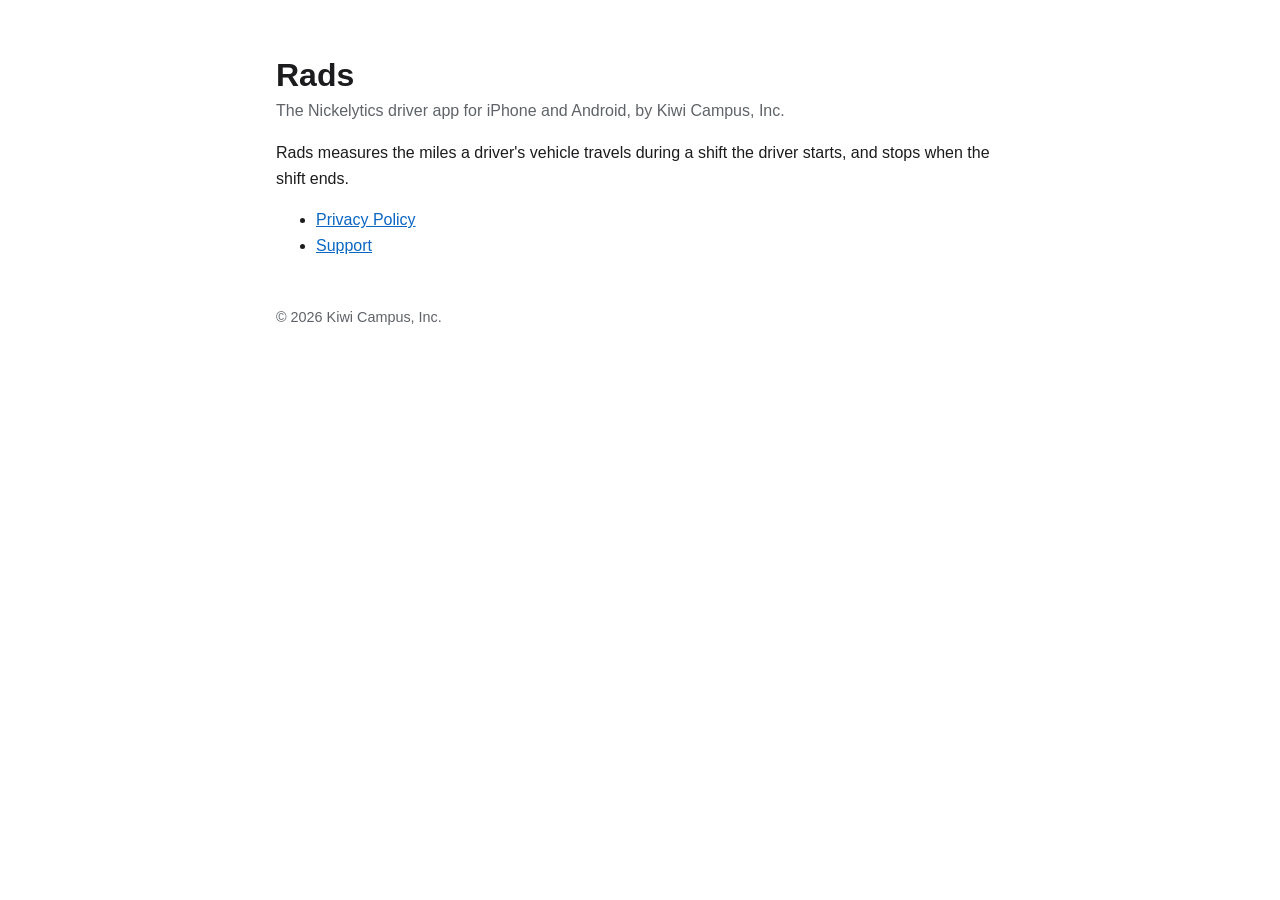
<file: index.html>
<!doctype html>
<html lang="en">
<head>
  <meta charset="utf-8">
  <meta name="viewport" content="width=device-width, initial-scale=1">
  <title>Rads</title>
  <link rel="stylesheet" href="style.css">
</head>
<body>
<main>
  <h1>Rads</h1>
  <p class="meta">The Nickelytics driver app for iPhone and Android, by Kiwi Campus, Inc.</p>
  <p>Rads measures the miles a driver's vehicle travels during a shift the driver starts, and stops when the shift ends.</p>
  <ul>
    <li><a href="privacy/">Privacy Policy</a></li>
    <li><a href="support/">Support</a></li>
  </ul>
  <footer>&copy; 2026 Kiwi Campus, Inc.</footer>
</main>
</body>
</html>
</file>
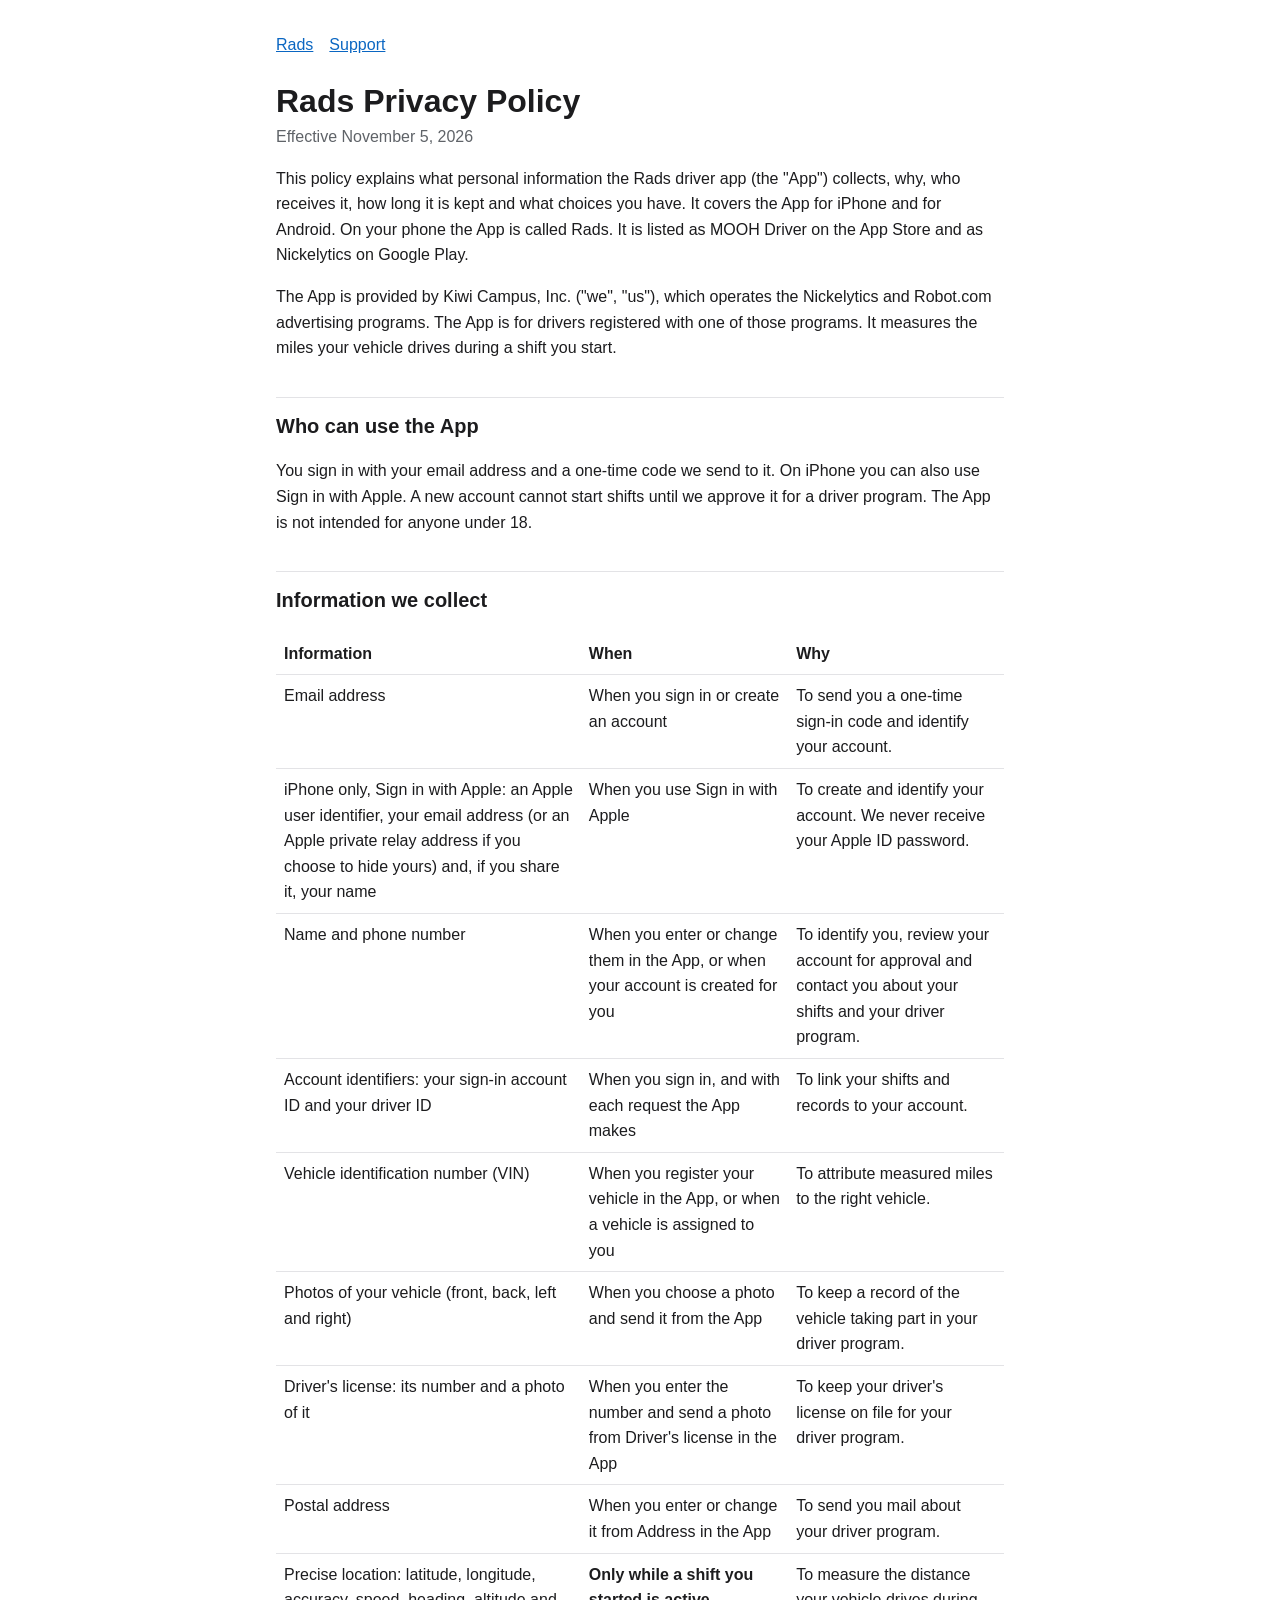
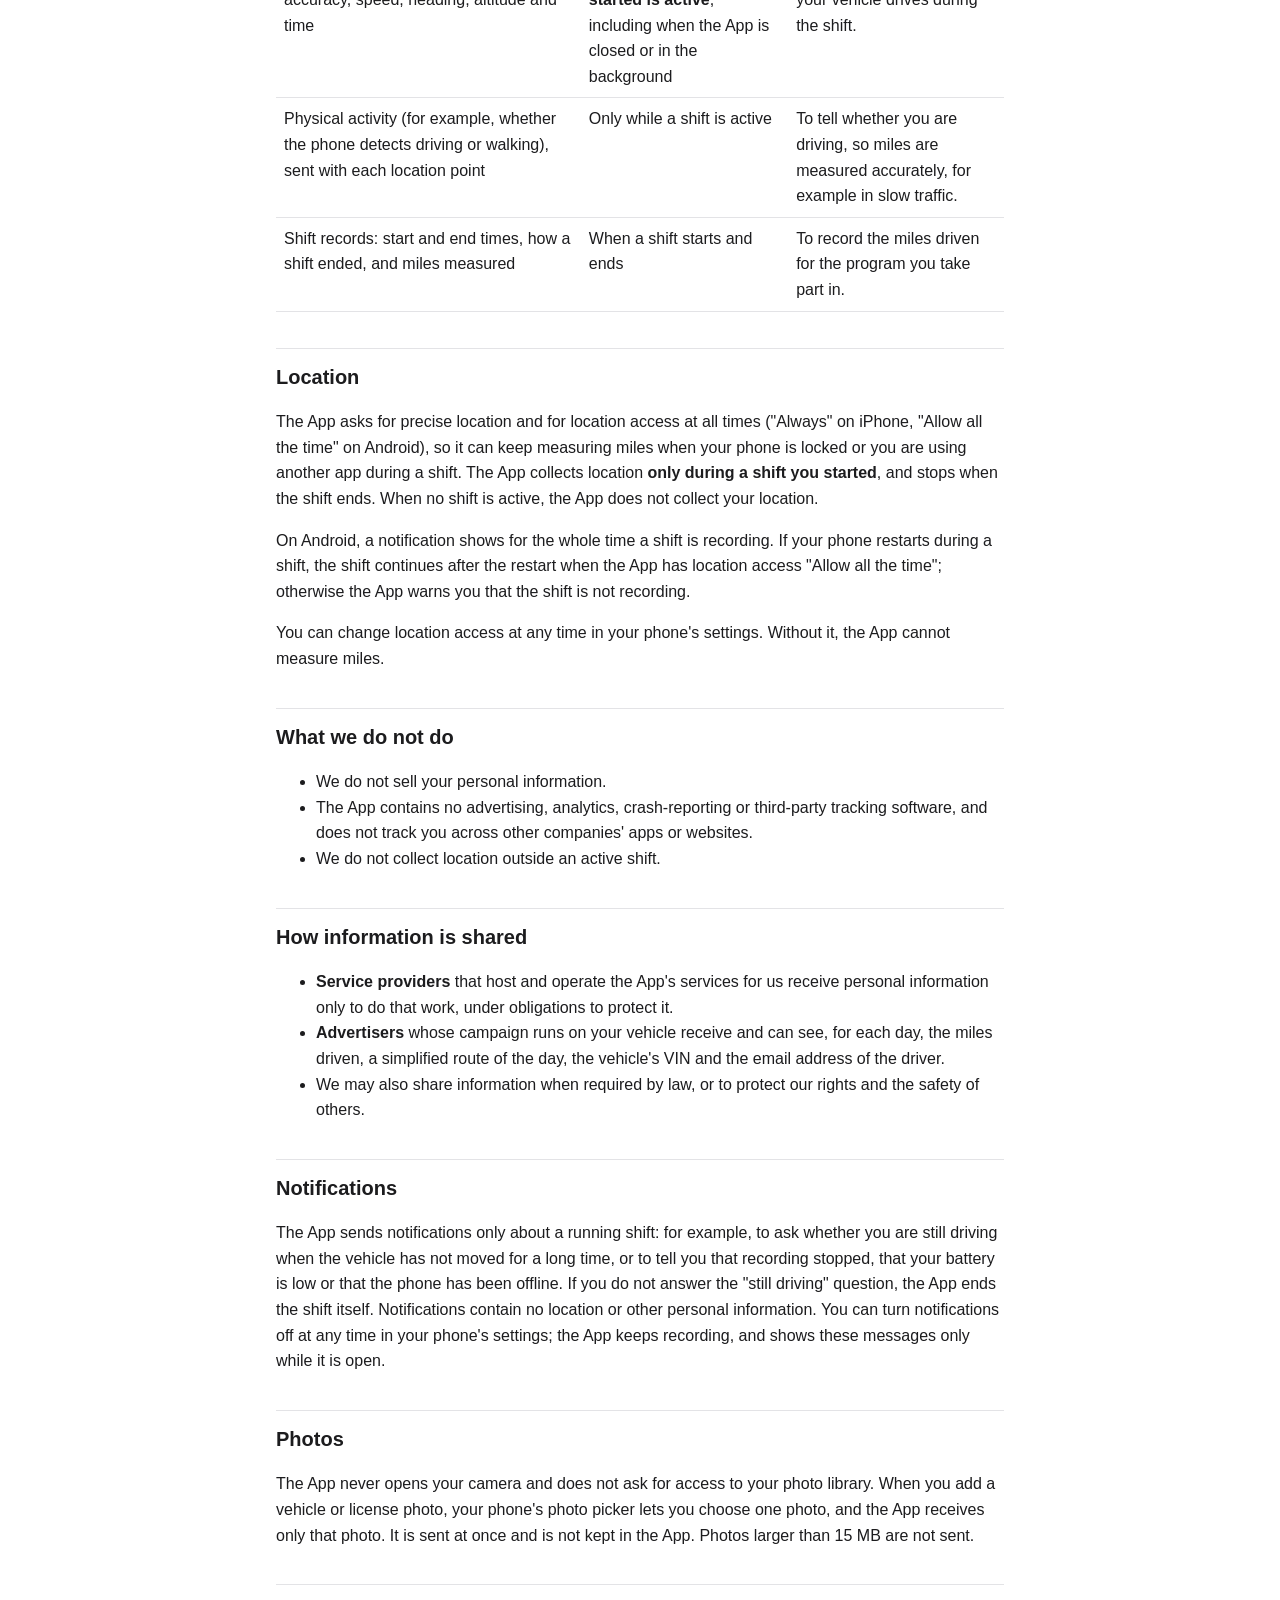
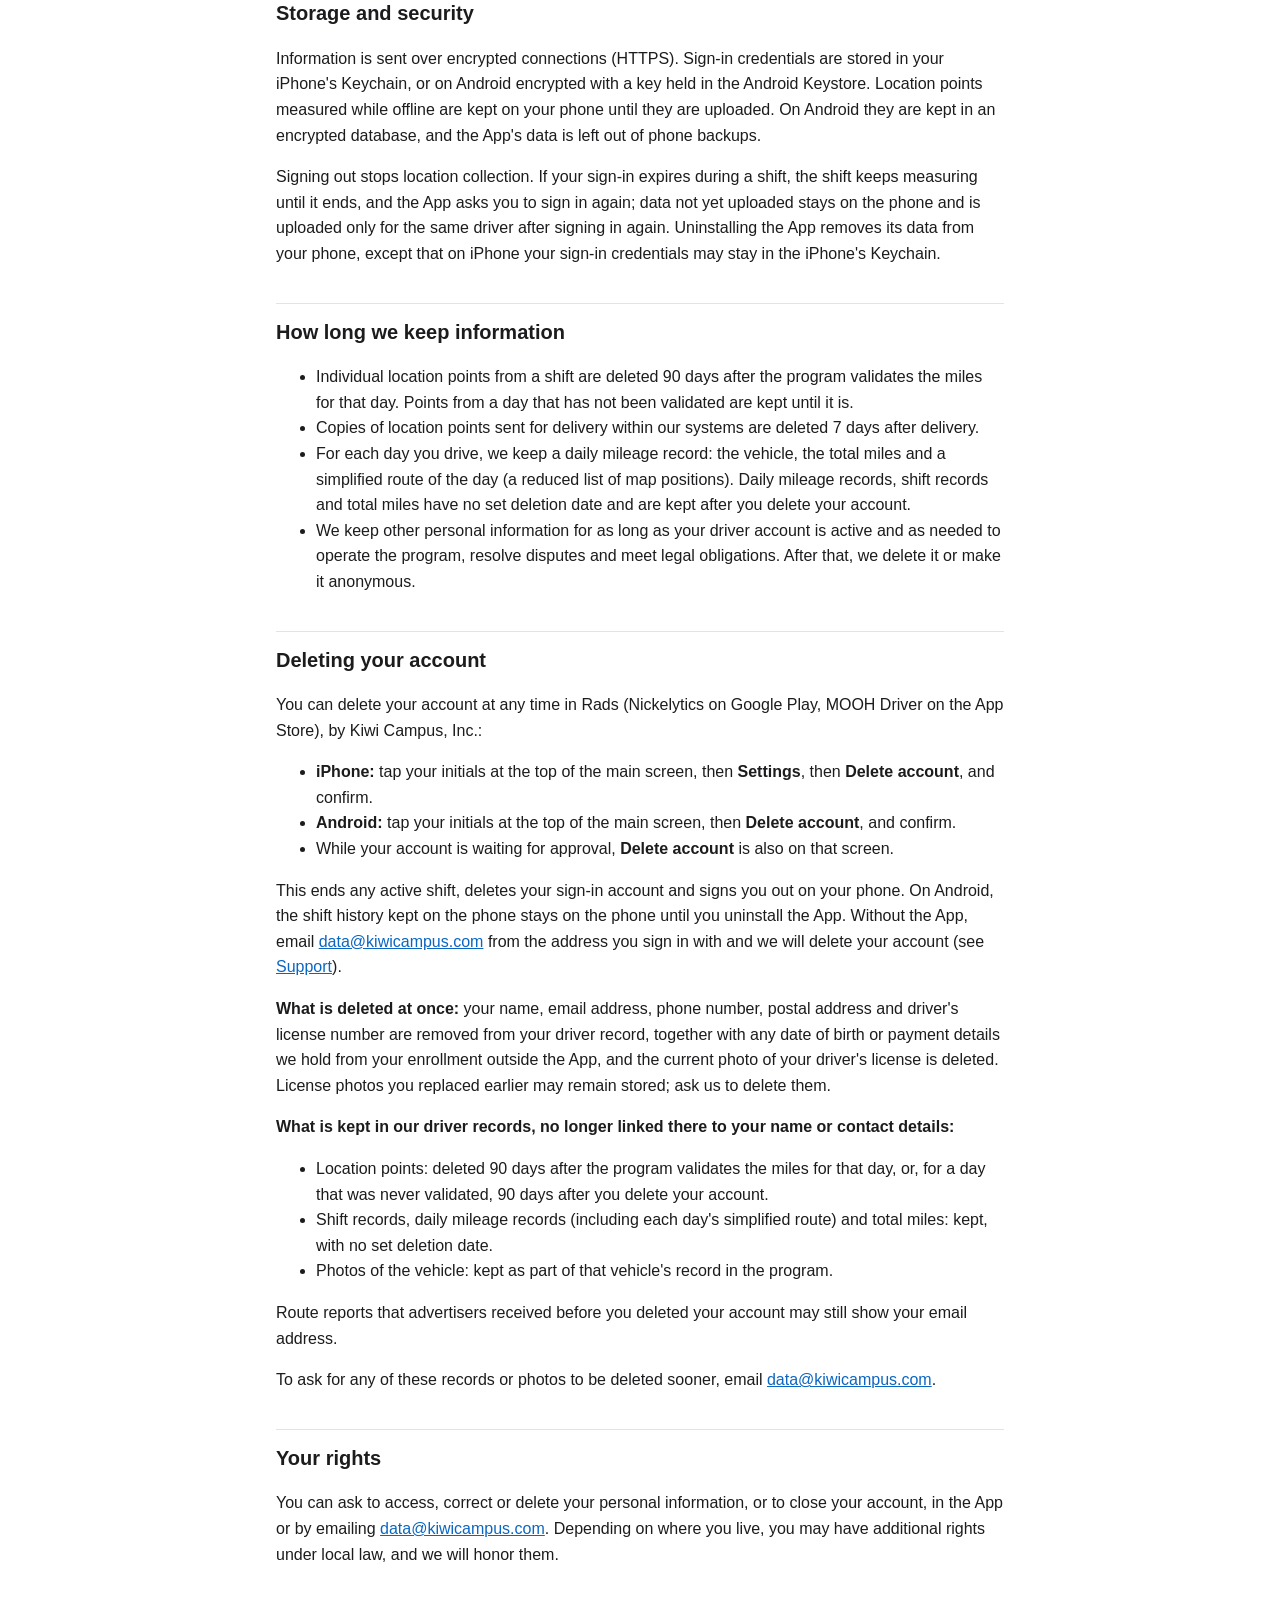
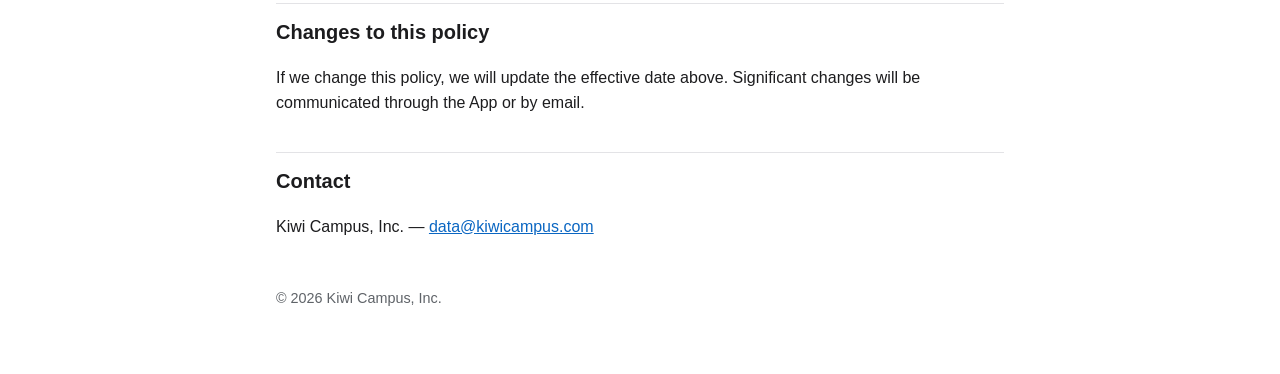
<file: privacy/index.html>
<!doctype html>
<html lang="en">
<head>
  <meta charset="utf-8">
  <meta name="viewport" content="width=device-width, initial-scale=1">
  <title>Rads Privacy Policy</title>
  <link rel="stylesheet" href="../style.css">
</head>
<body>
<main>
  <header><nav><a href="../">Rads</a><a href="../support/">Support</a></nav></header>

  <h1>Rads Privacy Policy</h1>
  <p class="meta">Effective November 5, 2026</p>

  <p>This policy explains what personal information the Rads driver app (the "App") collects, why, who receives it, how long it is kept and what choices you have. It covers the App for iPhone and for Android. On your phone the App is called Rads. It is listed as MOOH Driver on the App Store and as Nickelytics on Google Play.</p>
  <p>The App is provided by Kiwi Campus, Inc. ("we", "us"), which operates the Nickelytics and Robot.com advertising programs. The App is for drivers registered with one of those programs. It measures the miles your vehicle drives during a shift you start.</p>

  <h2>Who can use the App</h2>
  <p>You sign in with your email address and a one-time code we send to it. On iPhone you can also use Sign in with Apple. A new account cannot start shifts until we approve it for a driver program. The App is not intended for anyone under 18.</p>

  <h2>Information we collect</h2>
  <table>
    <tr><th>Information</th><th>When</th><th>Why</th></tr>
    <tr>
      <td>Email address</td>
      <td>When you sign in or create an account</td>
      <td>To send you a one-time sign-in code and identify your account.</td>
    </tr>
    <tr>
      <td>iPhone only, Sign in with Apple: an Apple user identifier, your email address (or an Apple private relay address if you choose to hide yours) and, if you share it, your name</td>
      <td>When you use Sign in with Apple</td>
      <td>To create and identify your account. We never receive your Apple ID password.</td>
    </tr>
    <tr>
      <td>Name and phone number</td>
      <td>When you enter or change them in the App, or when your account is created for you</td>
      <td>To identify you, review your account for approval and contact you about your shifts and your driver program.</td>
    </tr>
    <tr>
      <td>Account identifiers: your sign-in account ID and your driver ID</td>
      <td>When you sign in, and with each request the App makes</td>
      <td>To link your shifts and records to your account.</td>
    </tr>
    <tr>
      <td>Vehicle identification number (VIN)</td>
      <td>When you register your vehicle in the App, or when a vehicle is assigned to you</td>
      <td>To attribute measured miles to the right vehicle.</td>
    </tr>
    <tr>
      <td>Photos of your vehicle (front, back, left and right)</td>
      <td>When you choose a photo and send it from the App</td>
      <td>To keep a record of the vehicle taking part in your driver program.</td>
    </tr>
    <tr>
      <td>Driver's license: its number and a photo of it</td>
      <td>When you enter the number and send a photo from Driver's license in the App</td>
      <td>To keep your driver's license on file for your driver program.</td>
    </tr>
    <tr>
      <td>Postal address</td>
      <td>When you enter or change it from Address in the App</td>
      <td>To send you mail about your driver program.</td>
    </tr>
    <tr>
      <td>Precise location: latitude, longitude, accuracy, speed, heading, altitude and time</td>
      <td><strong>Only while a shift you started is active</strong>, including when the App is closed or in the background</td>
      <td>To measure the distance your vehicle drives during the shift.</td>
    </tr>
    <tr>
      <td>Physical activity (for example, whether the phone detects driving or walking), sent with each location point</td>
      <td>Only while a shift is active</td>
      <td>To tell whether you are driving, so miles are measured accurately, for example in slow traffic.</td>
    </tr>
    <tr>
      <td>Shift records: start and end times, how a shift ended, and miles measured</td>
      <td>When a shift starts and ends</td>
      <td>To record the miles driven for the program you take part in.</td>
    </tr>
  </table>

  <h2>Location</h2>
  <p>The App asks for precise location and for location access at all times ("Always" on iPhone, "Allow all the time" on Android), so it can keep measuring miles when your phone is locked or you are using another app during a shift. The App collects location <strong>only during a shift you started</strong>, and stops when the shift ends. When no shift is active, the App does not collect your location.</p>
  <p>On Android, a notification shows for the whole time a shift is recording. If your phone restarts during a shift, the shift continues after the restart when the App has location access "Allow all the time"; otherwise the App warns you that the shift is not recording.</p>
  <p>You can change location access at any time in your phone's settings. Without it, the App cannot measure miles.</p>

  <h2>What we do not do</h2>
  <ul>
    <li>We do not sell your personal information.</li>
    <li>The App contains no advertising, analytics, crash-reporting or third-party tracking software, and does not track you across other companies' apps or websites.</li>
    <li>We do not collect location outside an active shift.</li>
  </ul>

  <h2>How information is shared</h2>
  <ul>
    <li><strong>Service providers</strong> that host and operate the App's services for us receive personal information only to do that work, under obligations to protect it.</li>
    <li><strong>Advertisers</strong> whose campaign runs on your vehicle receive and can see, for each day, the miles driven, a simplified route of the day, the vehicle's VIN and the email address of the driver.</li>
    <li>We may also share information when required by law, or to protect our rights and the safety of others.</li>
  </ul>

  <h2>Notifications</h2>
  <p>The App sends notifications only about a running shift: for example, to ask whether you are still driving when the vehicle has not moved for a long time, or to tell you that recording stopped, that your battery is low or that the phone has been offline. If you do not answer the "still driving" question, the App ends the shift itself. Notifications contain no location or other personal information. You can turn notifications off at any time in your phone's settings; the App keeps recording, and shows these messages only while it is open.</p>

  <h2>Photos</h2>
  <p>The App never opens your camera and does not ask for access to your photo library. When you add a vehicle or license photo, your phone's photo picker lets you choose one photo, and the App receives only that photo. It is sent at once and is not kept in the App. Photos larger than 15 MB are not sent.</p>

  <h2>Storage and security</h2>
  <p>Information is sent over encrypted connections (HTTPS). Sign-in credentials are stored in your iPhone's Keychain, or on Android encrypted with a key held in the Android Keystore. Location points measured while offline are kept on your phone until they are uploaded. On Android they are kept in an encrypted database, and the App's data is left out of phone backups.</p>
  <p>Signing out stops location collection. If your sign-in expires during a shift, the shift keeps measuring until it ends, and the App asks you to sign in again; data not yet uploaded stays on the phone and is uploaded only for the same driver after signing in again. Uninstalling the App removes its data from your phone, except that on iPhone your sign-in credentials may stay in the iPhone's Keychain.</p>

  <h2>How long we keep information</h2>
  <ul>
    <li>Individual location points from a shift are deleted 90 days after the program validates the miles for that day. Points from a day that has not been validated are kept until it is.</li>
    <li>Copies of location points sent for delivery within our systems are deleted 7 days after delivery.</li>
    <li>For each day you drive, we keep a daily mileage record: the vehicle, the total miles and a simplified route of the day (a reduced list of map positions). Daily mileage records, shift records and total miles have no set deletion date and are kept after you delete your account.</li>
    <li>We keep other personal information for as long as your driver account is active and as needed to operate the program, resolve disputes and meet legal obligations. After that, we delete it or make it anonymous.</li>
  </ul>

  <h2 id="delete-account">Deleting your account</h2>
  <p>You can delete your account at any time in Rads (Nickelytics on Google Play, MOOH Driver on the App Store), by Kiwi Campus, Inc.:</p>
  <ul>
    <li><strong>iPhone:</strong> tap your initials at the top of the main screen, then <strong>Settings</strong>, then <strong>Delete account</strong>, and confirm.</li>
    <li><strong>Android:</strong> tap your initials at the top of the main screen, then <strong>Delete account</strong>, and confirm.</li>
    <li>While your account is waiting for approval, <strong>Delete account</strong> is also on that screen.</li>
  </ul>
  <p>This ends any active shift, deletes your sign-in account and signs you out on your phone. On Android, the shift history kept on the phone stays on the phone until you uninstall the App. Without the App, email <a href="mailto:data@kiwicampus.com">data@kiwicampus.com</a> from the address you sign in with and we will delete your account (see <a href="../support/">Support</a>).</p>
  <p><strong>What is deleted at once:</strong> your name, email address, phone number, postal address and driver's license number are removed from your driver record, together with any date of birth or payment details we hold from your enrollment outside the App, and the current photo of your driver's license is deleted. License photos you replaced earlier may remain stored; ask us to delete them.</p>
  <p><strong>What is kept in our driver records, no longer linked there to your name or contact details:</strong></p>
  <ul>
    <li>Location points: deleted 90 days after the program validates the miles for that day, or, for a day that was never validated, 90 days after you delete your account.</li>
    <li>Shift records, daily mileage records (including each day's simplified route) and total miles: kept, with no set deletion date.</li>
    <li>Photos of the vehicle: kept as part of that vehicle's record in the program.</li>
  </ul>
  <p>Route reports that advertisers received before you deleted your account may still show your email address.</p>
  <p>To ask for any of these records or photos to be deleted sooner, email <a href="mailto:data@kiwicampus.com">data@kiwicampus.com</a>.</p>

  <h2>Your rights</h2>
  <p>You can ask to access, correct or delete your personal information, or to close your account, in the App or by emailing <a href="mailto:data@kiwicampus.com">data@kiwicampus.com</a>. Depending on where you live, you may have additional rights under local law, and we will honor them.</p>

  <h2>Changes to this policy</h2>
  <p>If we change this policy, we will update the effective date above. Significant changes will be communicated through the App or by email.</p>

  <h2>Contact</h2>
  <p>Kiwi Campus, Inc. &mdash; <a href="mailto:data@kiwicampus.com">data@kiwicampus.com</a></p>

  <footer>&copy; 2026 Kiwi Campus, Inc.</footer>
</main>
</body>
</html>
</file>
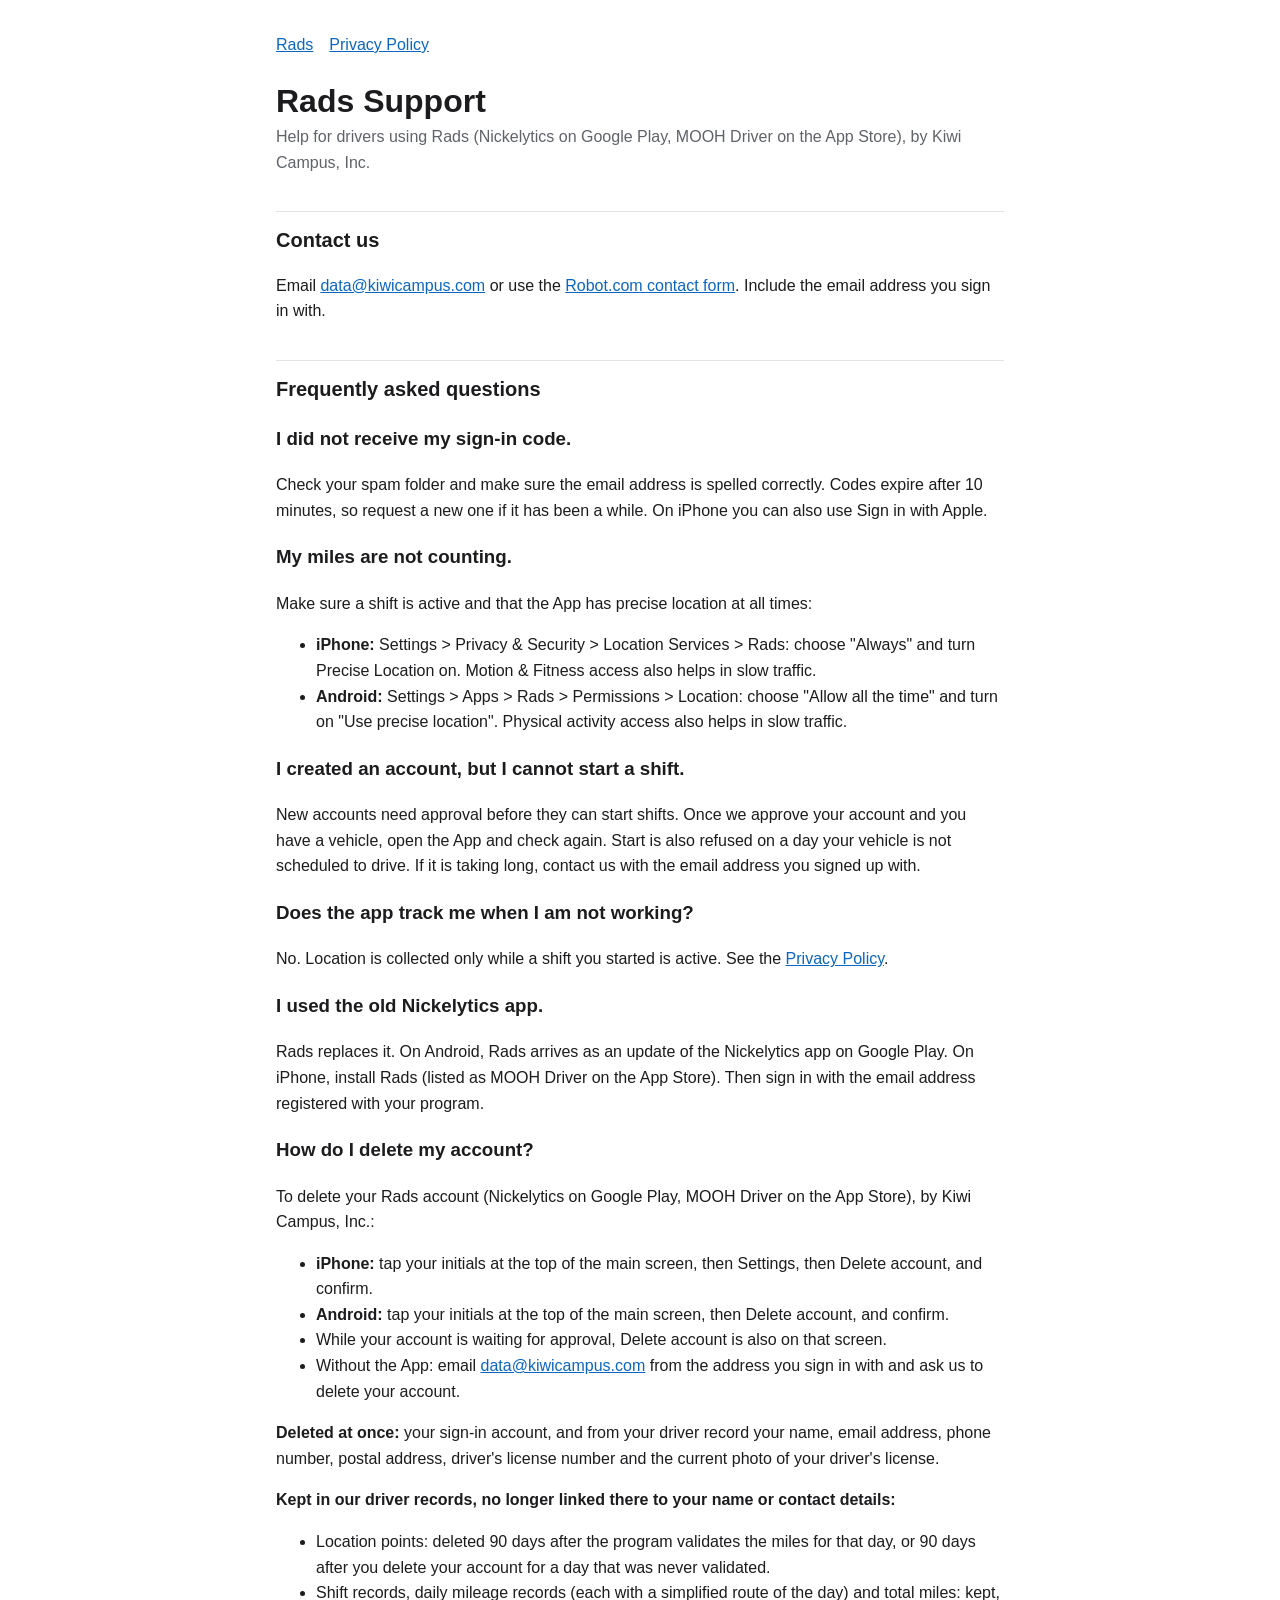
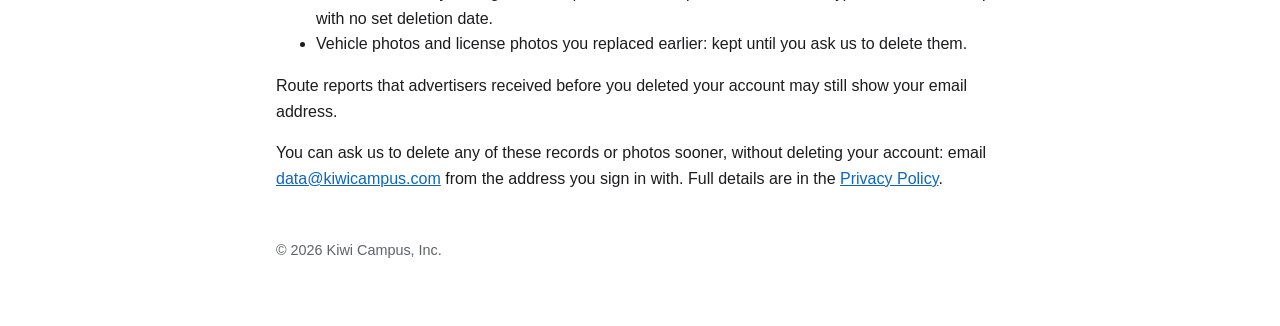
<file: support/index.html>
<!doctype html>
<html lang="en">
<head>
  <meta charset="utf-8">
  <meta name="viewport" content="width=device-width, initial-scale=1">
  <title>Rads Support</title>
  <link rel="stylesheet" href="../style.css">
</head>
<body>
<main>
  <header><nav><a href="../">Rads</a><a href="../privacy/">Privacy Policy</a></nav></header>

  <h1>Rads Support</h1>
  <p class="meta">Help for drivers using Rads (Nickelytics on Google Play, MOOH Driver on the App Store), by Kiwi Campus, Inc.</p>

  <h2>Contact us</h2>
  <p>Email <a href="mailto:data@kiwicampus.com">data@kiwicampus.com</a> or use the <a href="https://www.robot.com/contact">Robot.com contact form</a>. Include the email address you sign in with.</p>

  <h2>Frequently asked questions</h2>

  <h3>I did not receive my sign-in code.</h3>
  <p>Check your spam folder and make sure the email address is spelled correctly. Codes expire after 10 minutes, so request a new one if it has been a while. On iPhone you can also use Sign in with Apple.</p>

  <h3>My miles are not counting.</h3>
  <p>Make sure a shift is active and that the App has precise location at all times:</p>
  <ul>
    <li><strong>iPhone:</strong> Settings &gt; Privacy &amp; Security &gt; Location Services &gt; Rads: choose "Always" and turn Precise Location on. Motion &amp; Fitness access also helps in slow traffic.</li>
    <li><strong>Android:</strong> Settings &gt; Apps &gt; Rads &gt; Permissions &gt; Location: choose "Allow all the time" and turn on "Use precise location". Physical activity access also helps in slow traffic.</li>
  </ul>

  <h3>I created an account, but I cannot start a shift.</h3>
  <p>New accounts need approval before they can start shifts. Once we approve your account and you have a vehicle, open the App and check again. Start is also refused on a day your vehicle is not scheduled to drive. If it is taking long, contact us with the email address you signed up with.</p>

  <h3>Does the app track me when I am not working?</h3>
  <p>No. Location is collected only while a shift you started is active. See the <a href="../privacy/">Privacy Policy</a>.</p>

  <h3>I used the old Nickelytics app.</h3>
  <p>Rads replaces it. On Android, Rads arrives as an update of the Nickelytics app on Google Play. On iPhone, install Rads (listed as MOOH Driver on the App Store). Then sign in with the email address registered with your program.</p>

  <h3 id="delete-account">How do I delete my account?</h3>
  <p>To delete your Rads account (Nickelytics on Google Play, MOOH Driver on the App Store), by Kiwi Campus, Inc.:</p>
  <ul>
    <li><strong>iPhone:</strong> tap your initials at the top of the main screen, then Settings, then Delete account, and confirm.</li>
    <li><strong>Android:</strong> tap your initials at the top of the main screen, then Delete account, and confirm.</li>
    <li>While your account is waiting for approval, Delete account is also on that screen.</li>
    <li>Without the App: email <a href="mailto:data@kiwicampus.com">data@kiwicampus.com</a> from the address you sign in with and ask us to delete your account.</li>
  </ul>
  <p><strong>Deleted at once:</strong> your sign-in account, and from your driver record your name, email address, phone number, postal address, driver's license number and the current photo of your driver's license.</p>
  <p><strong>Kept in our driver records, no longer linked there to your name or contact details:</strong></p>
  <ul>
    <li>Location points: deleted 90 days after the program validates the miles for that day, or 90 days after you delete your account for a day that was never validated.</li>
    <li>Shift records, daily mileage records (each with a simplified route of the day) and total miles: kept, with no set deletion date.</li>
    <li>Vehicle photos and license photos you replaced earlier: kept until you ask us to delete them.</li>
  </ul>
  <p>Route reports that advertisers received before you deleted your account may still show your email address.</p>
  <p>You can ask us to delete any of these records or photos sooner, without deleting your account: email <a href="mailto:data@kiwicampus.com">data@kiwicampus.com</a> from the address you sign in with. Full details are in the <a href="../privacy/#delete-account">Privacy Policy</a>.</p>

  <footer>&copy; 2026 Kiwi Campus, Inc.</footer>
</main>
</body>
</html>
</file>
<file: style.css>
:root {
  --bg: #ffffff;
  --text: #1c1c1e;
  --muted: #5f6368;
  --accent: #0a66c2;
  --rule: #e3e3e6;
}

@media (prefers-color-scheme: dark) {
  :root {
    --bg: #111113;
    --text: #ececef;
    --muted: #a1a1a8;
    --accent: #6aa9ff;
    --rule: #2a2a2e;
  }
}

* { box-sizing: border-box; }

body {
  margin: 0;
  background: var(--bg);
  color: var(--text);
  font: 16px/1.6 -apple-system, BlinkMacSystemFont, "Segoe UI", Roboto, Helvetica, Arial, sans-serif;
}

main {
  max-width: 760px;
  margin: 0 auto;
  padding: 32px 16px 64px;
}

header nav a { margin-right: 16px; }

a { color: var(--accent); }

h1 { font-size: 2rem; line-height: 1.2; margin: 24px 0 4px; }
h2 { font-size: 1.25rem; margin-top: 36px; padding-top: 12px; border-top: 1px solid var(--rule); }

.meta { color: var(--muted); margin-top: 0; }

table { border-collapse: collapse; width: 100%; margin: 12px 0; }
th, td { text-align: left; vertical-align: top; padding: 8px; border-bottom: 1px solid var(--rule); }

footer { margin-top: 48px; color: var(--muted); font-size: 0.9rem; }
</file>
